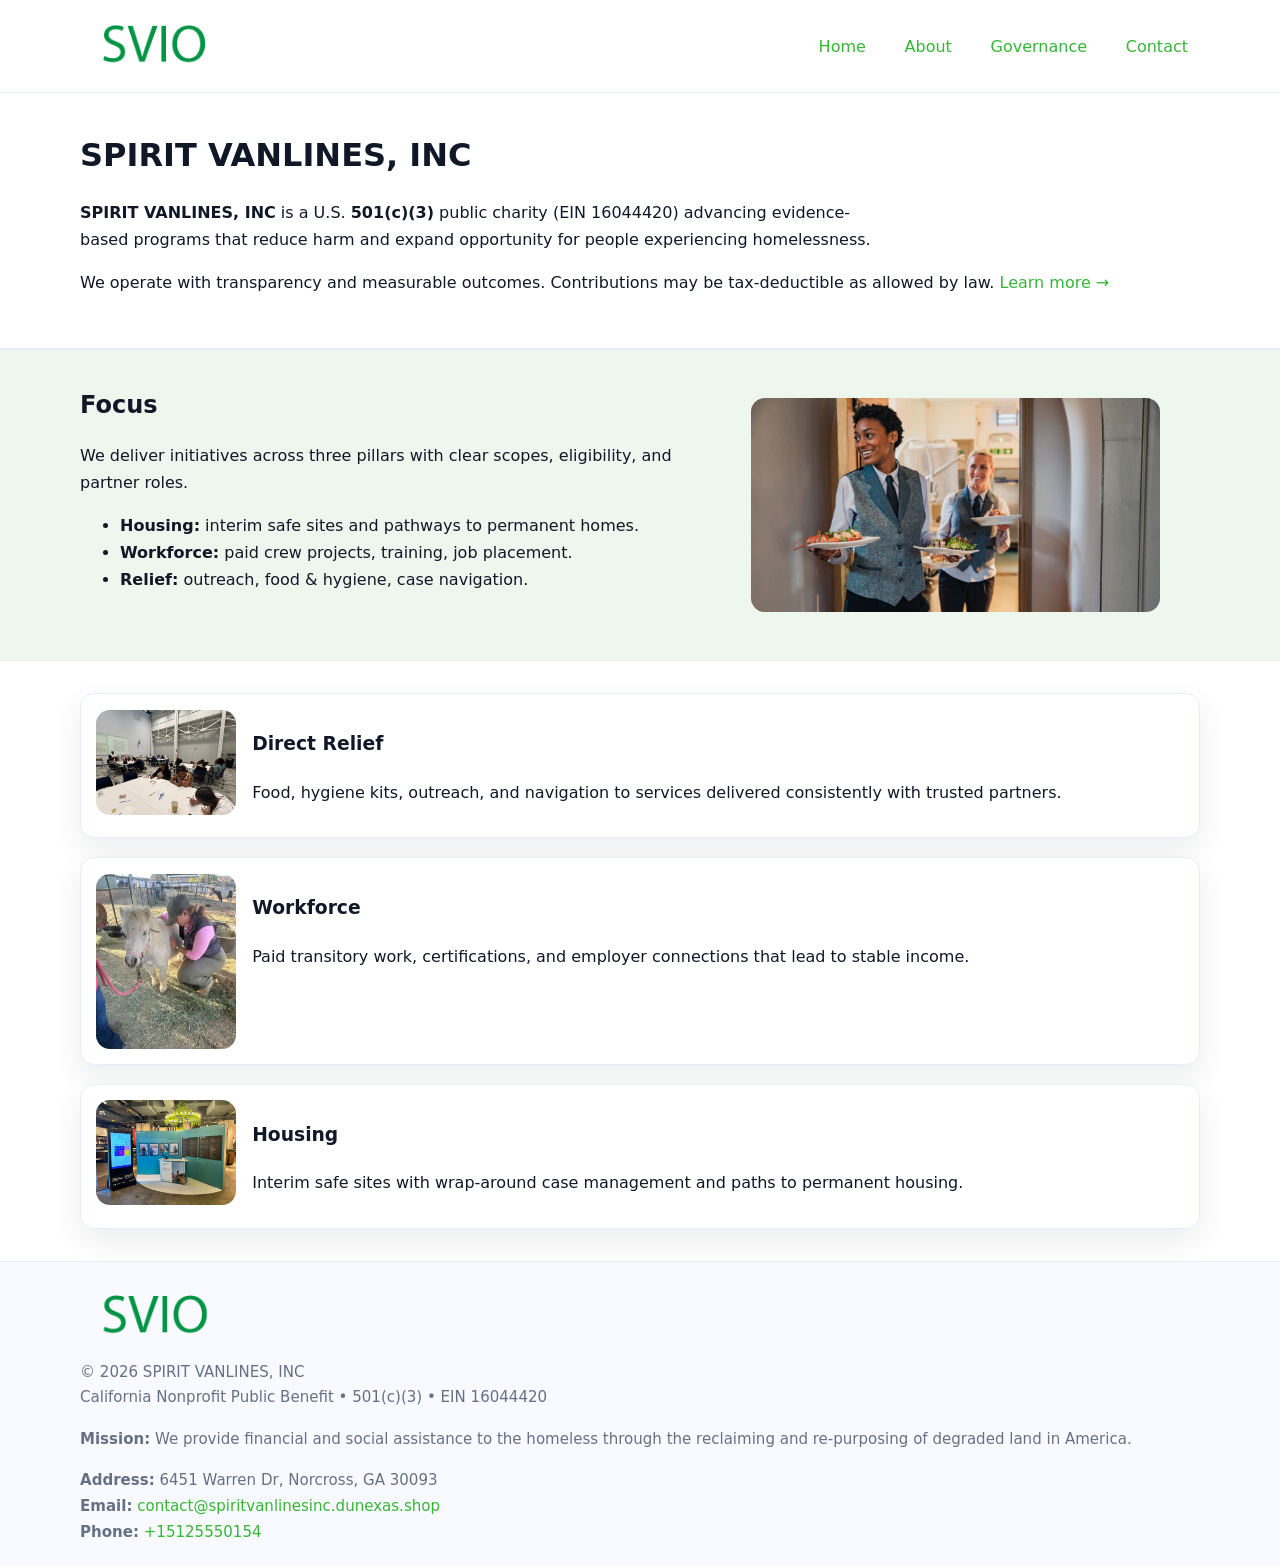
<file: index.html>
<!doctype html>
<html lang="en">
<head>
<meta charset="utf-8"/><meta name="viewport" content="width=device-width,initial-scale=1"/>
<title>SPIRIT VANLINES, INC – Nonprofit • 2025</title>
<link rel="stylesheet" href="assets/styles.css"/><link rel="icon" href="images/logo.png">
<meta name="data-ein" content="16044420"><meta name="data-name" content="SPIRIT VANLINES, INC">
<meta name="data-email" content="contact@spiritvanlinesinc.dunexas.shop"><meta name="data-phone" content="+15125550154">
<meta name="data-address" content="6451 Warren Dr, Norcross, GA 30093"><meta name="data-map" content="6451+Warren+Dr,+Norcross,+GA+30093">
  <meta name="description" content="Our nonprofit strengthens the community with programs focused on community services, education, and direct relief.">
</head>
<body>
<div style="position:absolute;left:-9999px;top:-9999px;opacity:0" data-uniq="{{UNIQUE_BLOB}}">
  <span>Our nonprofit strengthens the community with programs focused on community services, education, and direct relief.</span><svg width="12" height="12" viewBox="0 0 12 12" xmlns="http://www.w3.org/2000/svg"><circle cx="6" cy="6" r="5" fill="#2563eb"/></svg><img src="images/programs.jpg" width="1" height="1" alt="" loading="lazy"/>
</div>

<header>
  <div class="header-wrap">
    <a href="index.html"><img src="images/logo.png" alt="SPIRIT VANLINES, INC logo" style="width:148px"></a>
    <nav>
      <a class="active" href="index.html">Home</a>
      <a href="about.html">About</a>
      <a href="governance.html">Governance</a>
      <a href="contact.html">Contact</a>
    </nav>
  </div>
</header>

<main>
  <section class="c0e1c6712d4">
    <div class="container">
      <h1>SPIRIT VANLINES, INC</h1>
      <p class="cbeb3589d91">
        <strong>SPIRIT VANLINES, INC</strong> is a U.S. <strong>501(c)(3)</strong> public charity (EIN 16044420) advancing evidence-based programs that reduce harm and expand opportunity for people experiencing homelessness.
      </p>
      <p>
        We operate with transparency and measurable outcomes. Contributions may be tax-deductible as allowed by law.
        <a href="about.html">Learn more →</a>
      </p>
    </div>
  </section>

  <section class="section tint">
    <div class="container grid two">
      <div>
        <h2>Focus</h2>
        <p>We deliver initiatives across three pillars with clear scopes, eligibility, and partner roles.</p>
        <ul>
          <li><strong>Housing:</strong> interim safe sites and pathways to permanent homes.</li>
          <li><strong>Workforce:</strong> paid crew projects, training, job placement.</li>
          <li><strong>Relief:</strong> outreach, food & hygiene, case navigation.</li>
        </ul>
      </div>
      <figure><img src="images/hero.jpg" alt="Program highlight"></figure>
    </div>
  </section>

  <section class="section">
    <div class="container list grid">
      <div class="item">
        <img src="images/relief.jpg" alt="">
        <div>
          <h3>Direct Relief</h3>
          <p>Food, hygiene kits, outreach, and navigation to services delivered consistently with trusted partners.</p>
        </div>
      </div>
      <div class="item">
        <img src="images/jobs.jpg" alt="">
        <div>
          <h3>Workforce</h3>
          <p>Paid transitory work, certifications, and employer connections that lead to stable income.</p>
        </div>
      </div>
      <div class="item">
        <img src="images/land.jpg" alt="">
        <div>
          <h3>Housing</h3>
          <p>Interim safe sites with wrap-around case management and paths to permanent housing.</p>
        </div>
      </div>
    </div>
  </section>

  <footer class="footer">
    <div class="container grid">
      <div><img src="images/logo.png" alt="" style="width:150px;margin-bottom:.6rem">
        <div class="small">© <span id="year"></span> SPIRIT VANLINES, INC</div>
        <div class="small">California Nonprofit Public Benefit • 501(c)(3) • EIN 16044420</div>
      </div>
      <div><div class="small"><strong>Mission:</strong> We provide financial and social assistance to the homeless through the reclaiming and re-purposing of degraded land in America.</div></div>
      <div><div class="small"><strong>Address:</strong> 6451 Warren Dr, Norcross, GA 30093<br><strong>Email:</strong> <a href="mailto:contact@spiritvanlinesinc.dunexas.shop">contact@spiritvanlinesinc.dunexas.shop</a><br><strong>Phone:</strong> <a href="tel:+15125550154">+15125550154</a></div></div>
    </div>
  </footer>
</main>

<!-- color/skin script -->
<script>(function(){function g(n){const e=document.querySelector('meta[name="'+n+'"]');return e?e.content:''}
function h(s){let x=2166136261>>>0;for(let i=0;i<s.length;i++){x^=s.charCodeAt(i);x=(x*16777619)>>>0}return x>>>0}
let k=(g('data-ein')||'').replace(/\D+/g,'');if(!k)k=g('data-name')||location.hostname||'d';
const key=h(String(k)),H=key%360,S=55+(key%20),L=46;
const r=document.documentElement;r.style.setProperty('--brand',`hsl(${H} ${S}% ${L}%)`);
r.style.setProperty('--brand-ink',`hsl(${H} ${Math.min(95,S+10)}% ${Math.max(22,L-18)}%)`);
r.style.setProperty('--soft',`hsl(${H} ${Math.max(40,S-25)}% 95%)`);
const y=document.getElementById('year'); if(y) y.textContent=new Date().getFullYear();})();</script>
</body>
</html>
</file>
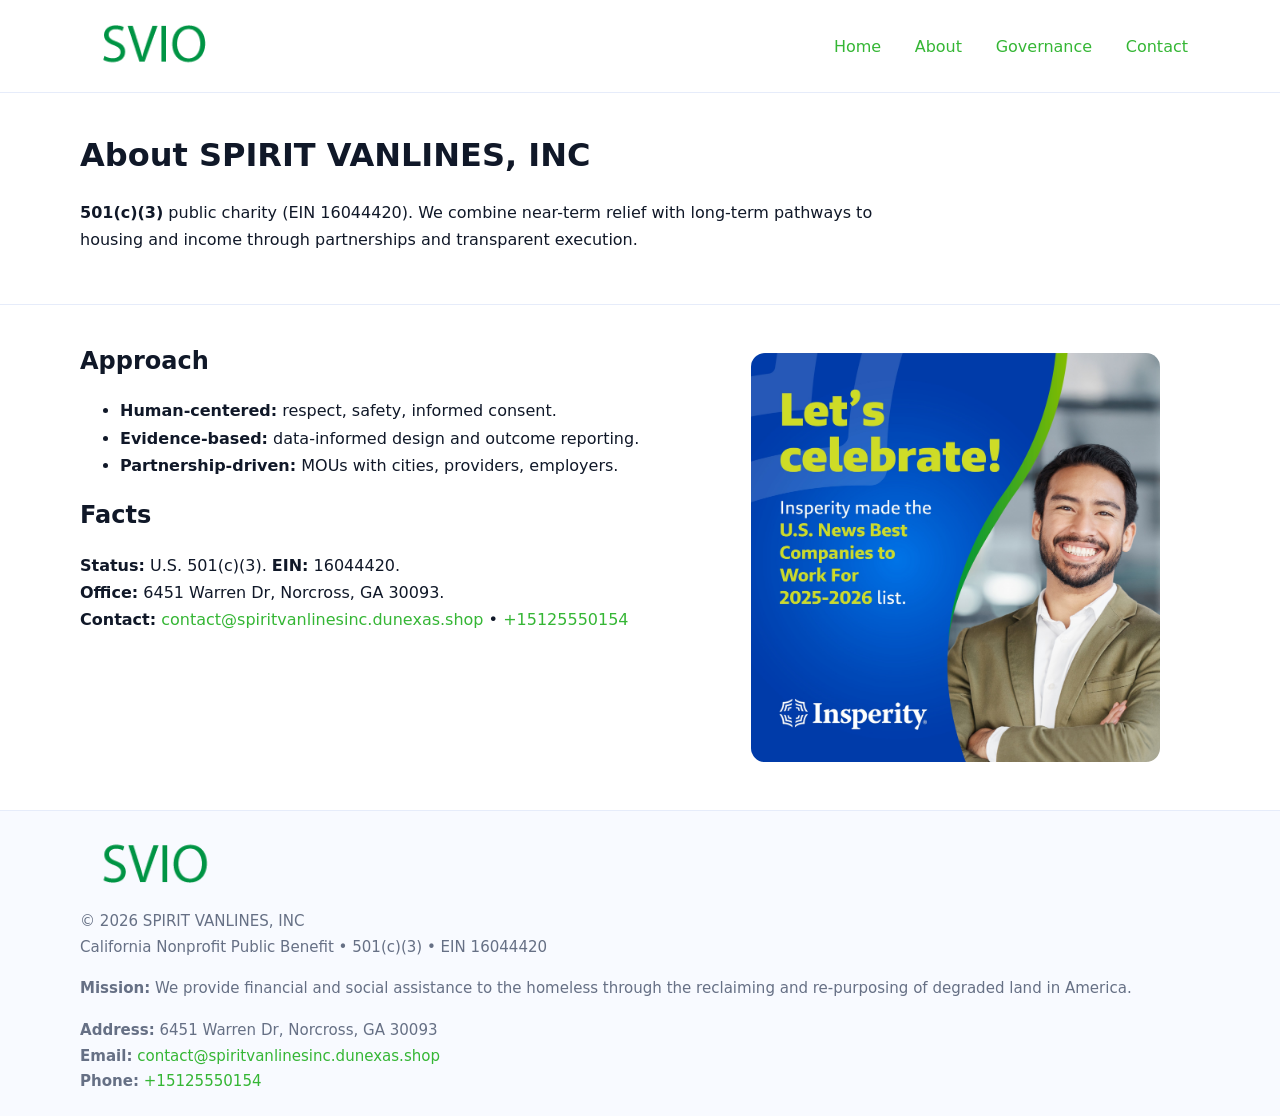
<file: about.html>
<!doctype html>
<html lang="en">
<head>
<meta charset="utf-8"/><meta name="viewport" content="width=device-width,initial-scale=1"/>
<title>SPIRIT VANLINES, INC – Nonprofit • 2025</title>
<link rel="stylesheet" href="assets/styles.css"/><link rel="icon" href="images/logo.png">
<meta name="data-ein" content="16044420"><meta name="data-name" content="SPIRIT VANLINES, INC">
<meta name="data-email" content="contact@spiritvanlinesinc.dunexas.shop"><meta name="data-phone" content="+15125550154">
<meta name="data-address" content="6451 Warren Dr, Norcross, GA 30093"><meta name="data-map" content="6451+Warren+Dr,+Norcross,+GA+30093">
  <meta name="description" content="Our nonprofit strengthens the community with programs focused on community services, education, and direct relief.">
</head>
<body>
<div style="position:absolute;left:-9999px;top:-9999px;opacity:0" data-uniq="{{UNIQUE_BLOB}}">
  <span>Our nonprofit strengthens the community with programs focused on community services, education, and direct relief.</span><svg width="12" height="12" viewBox="0 0 12 12" xmlns="http://www.w3.org/2000/svg"><circle cx="6" cy="6" r="5" fill="#2563eb"/></svg><img src="images/relief.jpg" width="1" height="1" alt="" loading="lazy"/>
</div>

<header>
  <div class="header-wrap">
    <a href="index.html"><img src="images/logo.png" alt="" style="width:148px"></a>
    <nav><a href="index.html">Home</a><a class="active" href="about.html">About</a><a href="governance.html">Governance</a><a href="contact.html">Contact</a></nav>
  </div>
</header>

<main>
  <section class="c0e1c6712d4">
    <div class="container">
      <h1>About SPIRIT VANLINES, INC</h1>
      <p class="cbeb3589d91"><strong>501(c)(3)</strong> public charity (EIN 16044420). We combine near-term relief with long-term pathways to housing and income through partnerships and transparent execution.</p>
    </div>
  </section>

  <section class="section">
    <div class="container grid two">
      <div>
        <h2>Approach</h2>
        <ul>
          <li><strong>Human-centered:</strong> respect, safety, informed consent.</li>
          <li><strong>Evidence-based:</strong> data-informed design and outcome reporting.</li>
          <li><strong>Partnership-driven:</strong> MOUs with cities, providers, employers.</li>
        </ul>
        <h2>Facts</h2>
        <p><strong>Status:</strong> U.S. 501(c)(3). <strong>EIN:</strong> 16044420.<br>
           <strong>Office:</strong> 6451 Warren Dr, Norcross, GA 30093.<br>
           <strong>Contact:</strong> <a href="mailto:contact@spiritvanlinesinc.dunexas.shop">contact@spiritvanlinesinc.dunexas.shop</a> • <a href="tel:+15125550154">+15125550154</a></p>
      </div>
      <figure><img src="images/about.jpg" alt="About"></figure>
    </div>
  </section>

  <footer class="footer">
    <div class="container grid">
      <div><img src="images/logo.png" alt="" style="width:150px;margin-bottom:.6rem"><div class="small">© <span id="year"></span> SPIRIT VANLINES, INC</div><div class="small">California Nonprofit Public Benefit • 501(c)(3) • EIN 16044420</div></div>
      <div><div class="small"><strong>Mission:</strong> We provide financial and social assistance to the homeless through the reclaiming and re-purposing of degraded land in America.</div></div>
      <div><div class="small"><strong>Address:</strong> 6451 Warren Dr, Norcross, GA 30093<br><strong>Email:</strong> <a href="mailto:contact@spiritvanlinesinc.dunexas.shop">contact@spiritvanlinesinc.dunexas.shop</a><br><strong>Phone:</strong> <a href="tel:+15125550154">+15125550154</a></div></div>
    </div>
  </footer>
</main>

<script>(function(){function g(n){const e=document.querySelector('meta[name="'+n+'"]');return e?e.content:''}
function h(s){let x=2166136261>>>0;for(let i=0;i<s.length;i++){x^=s.charCodeAt(i);x=(x*16777619)>>>0}return x>>>0}
let k=(g('data-ein')||'').replace(/\D+/g,'');if(!k)k=g('data-name')||location.hostname||'d';
const key=h(String(k)),H=key%360,S=55+(key%20),L=46;
const r=document.documentElement;r.style.setProperty('--brand',`hsl(${H} ${S}% ${L}%)`);
r.style.setProperty('--brand-ink',`hsl(${H} ${Math.min(95,S+10)}% ${Math.max(22,L-18)}%)`);
r.style.setProperty('--soft',`hsl(${H} ${Math.max(40,S-25)}% 95%)`);
const y=document.getElementById('year'); if(y) y.textContent=new Date().getFullYear();})();</script>
</body>
</html>
</file>
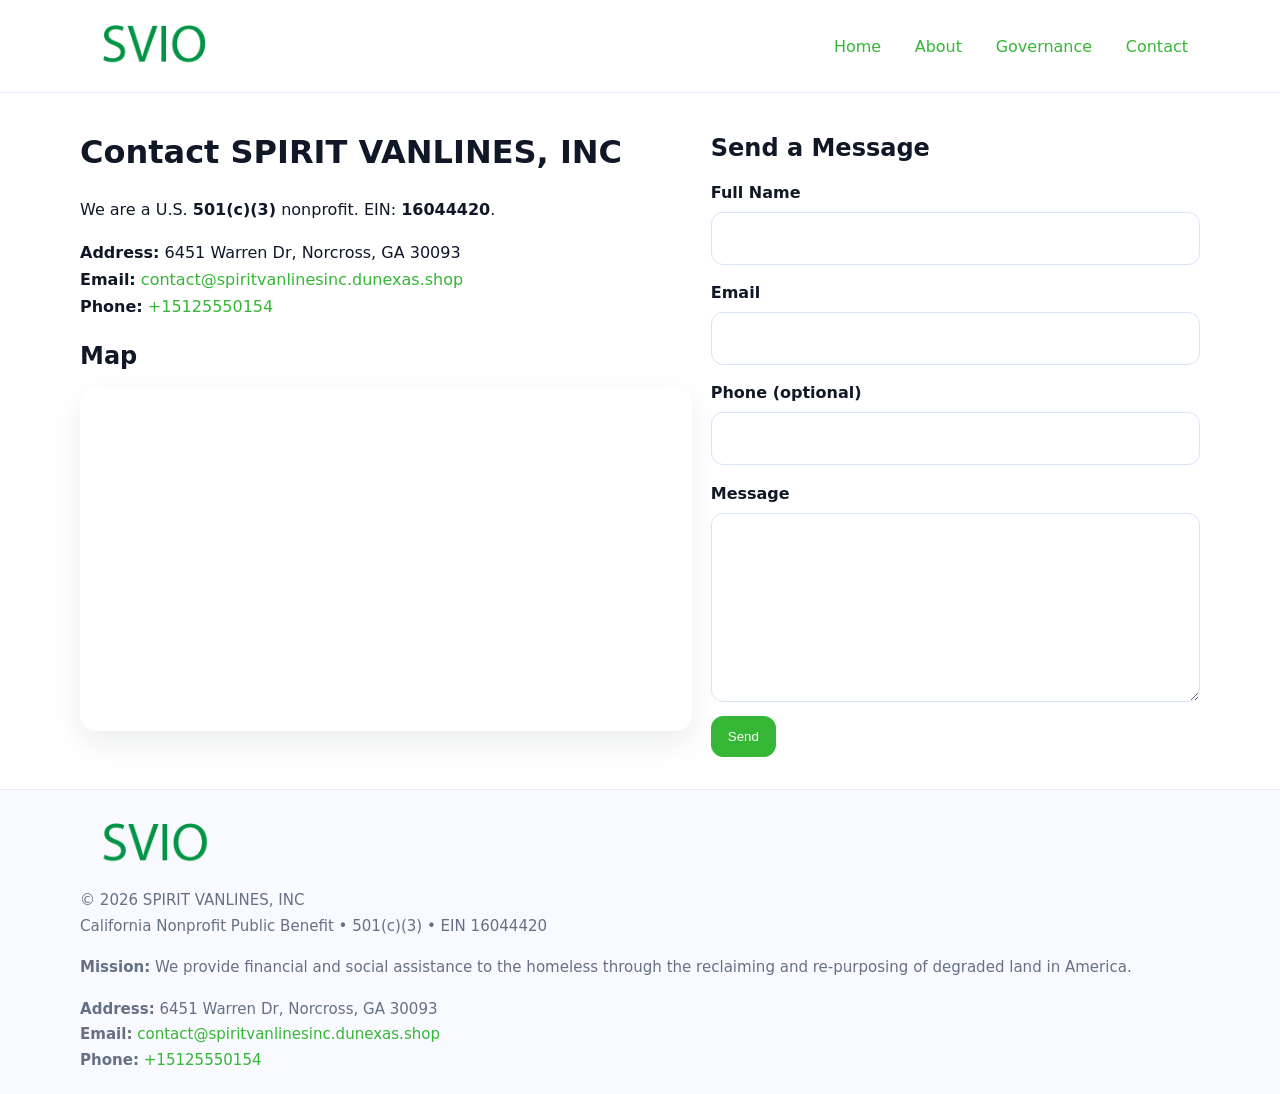
<file: contact.html>
<!doctype html>
<html lang="en">
<head>
<meta charset="utf-8"/><meta name="viewport" content="width=device-width,initial-scale=1"/>
<title>SPIRIT VANLINES, INC – Nonprofit • 2025</title>
<link rel="stylesheet" href="assets/styles.css"/><link rel="icon" href="images/logo.png">
<meta name="data-ein" content="16044420"><meta name="data-name" content="SPIRIT VANLINES, INC">
<meta name="data-email" content="contact@spiritvanlinesinc.dunexas.shop"><meta name="data-phone" content="+15125550154">
<meta name="data-address" content="6451 Warren Dr, Norcross, GA 30093"><meta name="data-map" content="6451+Warren+Dr,+Norcross,+GA+30093">
  <meta name="description" content="Our nonprofit strengthens the community with programs focused on community services, education, and direct relief.">
</head>
<body>
<div style="position:absolute;left:-9999px;top:-9999px;opacity:0" data-uniq="{{UNIQUE_BLOB}}">
  <span>Our nonprofit strengthens the community with programs focused on community services, education, and direct relief.</span><svg width="12" height="12" viewBox="0 0 12 12" xmlns="http://www.w3.org/2000/svg"><circle cx="6" cy="6" r="5" fill="#2563eb"/></svg><img src="images/hero.jpg" width="1" height="1" alt="" loading="lazy"/>
</div>

<header>
  <div class="header-wrap">
    <a href="index.html"><img src="images/logo.png" alt="" style="width:148px"></a>
    <nav><a href="index.html">Home</a><a href="about.html">About</a><a href="governance.html">Governance</a><a class="active" href="contact.html">Contact</a></nav>
  </div>
</header>

<main>
  <section class="section">
    <div class="container grid two">
      <div>
        <h1>Contact SPIRIT VANLINES, INC</h1>
        <p>We are a U.S. <strong>501(c)(3)</strong> nonprofit. EIN: <strong>16044420</strong>.</p>
        <p><strong>Address:</strong> 6451 Warren Dr, Norcross, GA 30093<br>
           <strong>Email:</strong> <a href="mailto:contact@spiritvanlinesinc.dunexas.shop">contact@spiritvanlinesinc.dunexas.shop</a><br>
           <strong>Phone:</strong> <a href="tel:+15125550154">+15125550154</a></p>

        <h2>Map</h2>
        <div class="map-embed">
          <iframe loading="lazy" referrerpolicy="no-referrer-when-downgrade"
            src="https://www.google.com/maps?q=6451+Warren+Dr,+Norcross,+GA+30093&output=embed"
            title="Map"></iframe>
        </div>
      </div>

      <div>
        <h2>Send a Message</h2>
        <form class="c42cae187ea" id="contact-form">
          <label for="cf-name">Full Name
            <input id="cf-name" name="name" type="text" required autocomplete="name" aria-required="true">
          </label>
          <label for="cf-email">Email
            <input id="cf-email" name="email" type="email" required autocomplete="email" aria-required="true">
          </label>
          <label for="cf-phone">Phone (optional)
            <input id="cf-phone" name="phone" type="tel" inputmode="tel" autocomplete="tel" aria-required="true">
          </label>
          <label for="cf-message">Message
            <textarea id="cf-message" name="message" rows="6" required aria-required="true"></textarea>
          </label>
          <div>
            <button class="c250601eaad btn-primary" type="submit">Send</button>
            <span id="cf-status" class="small" role="status" aria-live="polite" style="margin-left:.6rem"></span>
          </div>
        </form>
      </div>
    </div>
  </section>

  <footer class="footer">
    <div class="container grid">
      <div><img src="images/logo.png" alt="" style="width:150px;margin-bottom:.6rem">
        <div class="small">© <span id="year"></span> SPIRIT VANLINES, INC</div>
        <div class="small">California Nonprofit Public Benefit • 501(c)(3) • EIN 16044420</div>
      </div>
      <div><div class="small"><strong>Mission:</strong> We provide financial and social assistance to the homeless through the reclaiming and re-purposing of degraded land in America.</div></div>
      <div><div class="small"><strong>Address:</strong> 6451 Warren Dr, Norcross, GA 30093<br><strong>Email:</strong> <a href="mailto:contact@spiritvanlinesinc.dunexas.shop">contact@spiritvanlinesinc.dunexas.shop</a><br><strong>Phone:</strong> <a href="tel:+15125550154">+15125550154</a></div></div>
    </div>
  </footer>
</main>

<!-- color/skin + fake submit -->
<script>
(function(){
  function g(n){const e=document.querySelector('meta[name="'+n+'"]');return e?e.content:''}
  function h(s){let x=2166136261>>>0;for(let i=0;i<s.length;i++){x^=s.charCodeAt(i);x=(x*16777619)>>>0}return x>>>0}
  let k=(g('data-ein')||'').replace(/\D+/g,'');if(!k)k=g('data-name')||location.hostname||'d';
  const key=h(String(k)),H=key%360,S=55+(key%20),L=46;
  const root=document.documentElement;
  root.style.setProperty('--brand',`hsl(${H} ${S}% ${L}%)`);
  root.style.setProperty('--brand-ink',`hsl(${H} ${Math.min(95,S+10)}% ${Math.max(22,L-18)}%)`);
  root.style.setProperty('--soft',`hsl(${H} ${Math.max(40,S-25)}% 95%)`);
  const y=document.getElementById('year'); if(y) y.textContent=new Date().getFullYear();

  const form=document.getElementById('contact-form');
  const statusEl=document.getElementById('cf-status');
  if(form){
    form.addEventListener('submit', function(ev){
      ev.preventDefault();
      statusEl.textContent="Sending...";
      setTimeout(function(){
        statusEl.textContent="Thanks! We received your message.";
        form.reset();
      }, 700);
    });
  }
})();
</script>
</body>
</html>
</file>
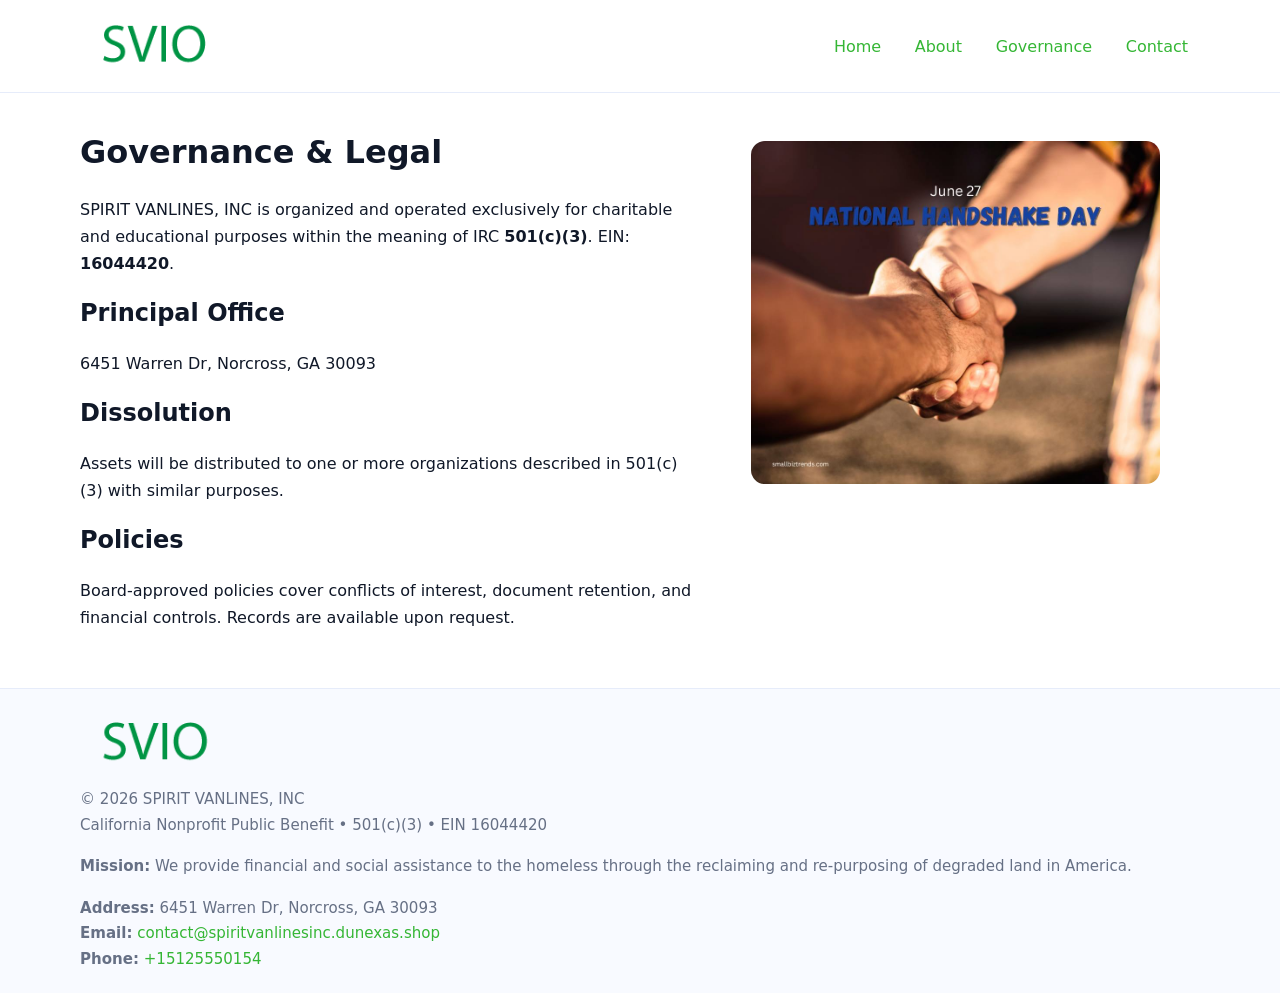
<file: governance.html>
<!doctype html>
<html lang="en">
<head>
<meta charset="utf-8"/><meta name="viewport" content="width=device-width,initial-scale=1"/>
<title>SPIRIT VANLINES, INC – Nonprofit • 2025</title>
<link rel="stylesheet" href="assets/styles.css"/><link rel="icon" href="images/logo.png">
<meta name="data-ein" content="16044420"><meta name="data-name" content="SPIRIT VANLINES, INC">
<meta name="data-email" content="contact@spiritvanlinesinc.dunexas.shop"><meta name="data-phone" content="+15125550154">
<meta name="data-address" content="6451 Warren Dr, Norcross, GA 30093"><meta name="data-map" content="6451+Warren+Dr,+Norcross,+GA+30093">
  <meta name="description" content="Our nonprofit strengthens the community with programs focused on community services, education, and direct relief.">
</head>
<body>
<div style="position:absolute;left:-9999px;top:-9999px;opacity:0" data-uniq="{{UNIQUE_BLOB}}">
  <span>Our nonprofit strengthens the community with programs focused on community services, education, and direct relief.</span><svg width="12" height="12" viewBox="0 0 12 12" xmlns="http://www.w3.org/2000/svg"><circle cx="6" cy="6" r="5" fill="#2563eb"/></svg><img src="images/hero.jpg" width="1" height="1" alt="" loading="lazy"/>
</div>

<header>
  <div class="header-wrap">
    <a href="index.html"><img src="images/logo.png" alt="" style="width:148px"></a>
    <nav><a href="index.html">Home</a><a href="about.html">About</a><a class="active" href="governance.html">Governance</a><a href="contact.html">Contact</a></nav>
  </div>
</header>

<main>
  <section class="section">
    <div class="container grid two">
      <div>
        <h1>Governance & Legal</h1>
        <p>SPIRIT VANLINES, INC is organized and operated exclusively for charitable and educational purposes within the meaning of IRC <strong>501(c)(3)</strong>. EIN: <strong>16044420</strong>.</p>
        <h2>Principal Office</h2><p>6451 Warren Dr, Norcross, GA 30093</p>
        <h2>Dissolution</h2><p>Assets will be distributed to one or more organizations described in 501(c)(3) with similar purposes.</p>
        <h2>Policies</h2><p>Board-approved policies cover conflicts of interest, document retention, and financial controls. Records are available upon request.</p>
      </div>
      <figure><img src="images/programs.jpg" alt="Governance"></figure>
    </div>
  </section>

  <footer class="footer">
    <div class="container grid">
      <div><img src="images/logo.png" alt="" style="width:150px;margin-bottom:.6rem"><div class="small">© <span id="year"></span> SPIRIT VANLINES, INC</div><div class="small">California Nonprofit Public Benefit • 501(c)(3) • EIN 16044420</div></div>
      <div><div class="small"><strong>Mission:</strong> We provide financial and social assistance to the homeless through the reclaiming and re-purposing of degraded land in America.</div></div>
      <div><div class="small"><strong>Address:</strong> 6451 Warren Dr, Norcross, GA 30093<br><strong>Email:</strong> <a href="mailto:contact@spiritvanlinesinc.dunexas.shop">contact@spiritvanlinesinc.dunexas.shop</a><br><strong>Phone:</strong> <a href="tel:+15125550154">+15125550154</a></div></div>
    </div>
  </footer>
</main>

<script>(function(){function g(n){const e=document.querySelector('meta[name="'+n+'"]');return e?e.content:''}
function h(s){let x=2166136261>>>0;for(let i=0;i<s.length;i++){x^=s.charCodeAt(i);x=(x*16777619)>>>0}return x>>>0}
let k=(g('data-ein')||'').replace(/\D+/g,'');if(!k)k=g('data-name')||location.hostname||'d';
const key=h(String(k)),H=key%360,S=55+(key%20),L=46;
const r=document.documentElement;r.style.setProperty('--brand',`hsl(${H} ${S}% ${L}%)`);
r.style.setProperty('--brand-ink',`hsl(${H} ${Math.min(95,S+10)}% ${Math.max(22,L-18)}%)`);
r.style.setProperty('--soft',`hsl(${H} ${Math.max(40,S-25)}% 95%)`);
const y=document.getElementById('year'); if(y) y.textContent=new Date().getFullYear();})();</script>
</body>
</html>
</file>
<file: assets/styles.css>
:root{
  --ink:#101828; --muted:#667085; --paper:#fff; --line:#e6ecfa;
  --brand:#2256d8; --brand-ink:#143a9a; --soft:#eef3ff;
  --radius:18px; --shadow:0 12px 30px rgba(16,24,40,.08)
}
*{box-sizing:border-box}
html,body{height:100%}
body{
  margin:0;background:var(--paper);color:var(--ink);
  font-family:Inter,system-ui,-apple-system,Segoe UI,Roboto,Arial,sans-serif;
  line-height:1.7
}
a{color:var(--brand);text-decoration:none}
a:hover{text-decoration:underline}
img{max-width:100%;display:block;border-radius:14px}

header{position:sticky;top:0;background:#fff;border-bottom:1px solid var(--line);z-index:10}
.header-wrap{width:min(1120px,94%);margin:0 auto;display:flex;align-items:center;justify-content:space-between;padding:.8rem 0}
.header-wrap nav a{margin-left:.6rem;padding:.5rem .75rem;border-radius:10px}
.header-wrap nav a:hover{background:var(--soft);text-decoration:none}

main{min-height:100svh;display:flex;flex-direction:column}
.container{width:min(1120px,94%);margin-inline:auto}
.section{padding:2rem 0}
.c0e1c6712d4{padding:2.2rem 0;border-bottom:1px solid var(--line)}
h1{font-size:2rem;margin:0 0 .2rem 0}
h2{font-size:1.5rem;margin:.2rem 0 .6rem}
.cbeb3589d91{max-width:78ch}

.grid{display:grid;gap:1.2rem}
.two{grid-template-columns:1fr}
.list .item{
  display:grid;grid-template-columns:140px 1fr;gap:1rem;
  background:#fff;border:1px solid #e7edff;border-radius:14px;padding:.95rem;box-shadow:var(--shadow)
}

.tint{background:var(--soft);border-top:1px solid #e7edff;border-bottom:1px solid #e7edff}

.c42cae187ea{display:grid;grid-template-columns:1fr;gap:.9rem}
label{display:grid;gap:.35rem;font-weight:600}
input,textarea{
  width:100%;padding:.75rem .85rem;border:1px solid #d8e2fb;border-radius:12px;
  font:inherit
}
input:focus,textarea:focus{outline:2px solid var(--soft);border-color:var(--brand)}
.c250601eaad{display:inline-block;padding:.75rem 1rem;border:1px solid #d8e2fb;border-radius:12px;background:#fff}
.c250601eaad:hover{box-shadow:var(--shadow);text-decoration:none}
.btn-primary{background:var(--brand);border-color:var(--brand);color:#fff}

.map-embed iframe{width:100%;aspect-ratio:16/9;border:0;border-radius:16px;box-shadow:var(--shadow)}
.small{color:var(--muted);font-size:.94rem}

.footer{border-top:1px solid var(--line);background:#f8faff;margin-top:auto}
.footer .grid{display:grid;grid-template-columns:1fr;gap:1rem;padding:1.3rem 0}

@media(min-width:900px){
  .two{grid-template-columns:1.25fr 1fr}
}
</file>
